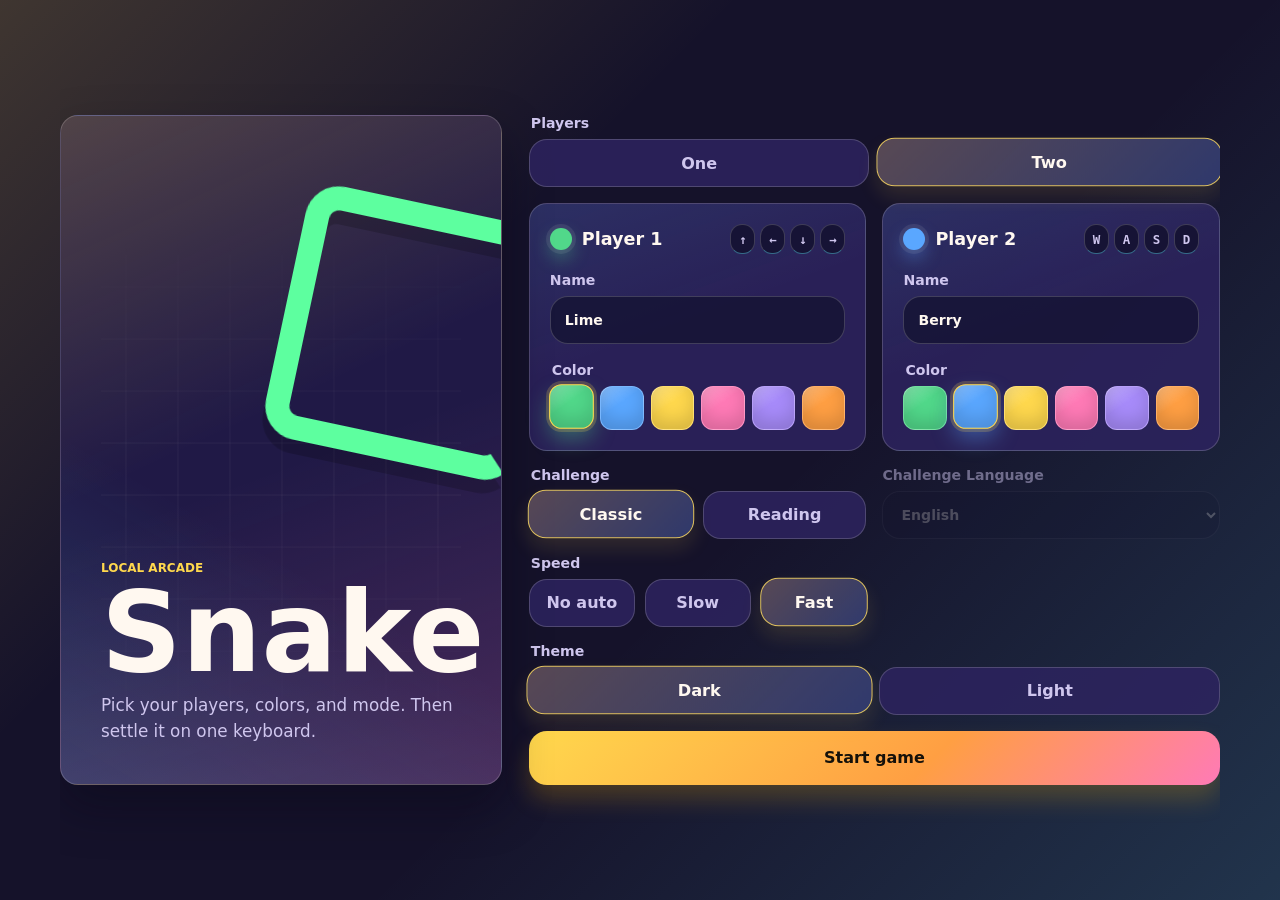
<file: index.html>
<!doctype html>
<html lang="en">
  <head>
    <meta charset="utf-8">
    <meta name="viewport" content="width=device-width, initial-scale=1">
    <title>Local Snake</title>
    <!-- Bump this version on deploy so GitHub Pages clients refresh cached assets. -->
    <link rel="stylesheet" href="styles/common.css?v=20260630-1">
    <link rel="stylesheet" href="styles/setup.css?v=20260630-1">
    <link rel="stylesheet" href="styles/game.css?v=20260630-1">
  </head>
  <body>
    <div id="bootLoader" class="boot-loader" role="status" aria-live="polite" hidden>
      <div class="boot-loader__panel">
        <p class="eyebrow">Loading</p>
        <div class="boot-loader__title">Snake</div>
        <div
          id="bootProgress"
          class="boot-progress"
          role="progressbar"
          aria-label="Loading progress"
          aria-valuemin="0"
          aria-valuemax="100"
          aria-valuenow="0"
        >
          <span id="bootProgressBar"></span>
        </div>
        <p id="bootProgressText" class="boot-loader__text">Preparing game</p>
      </div>
    </div>

    <main class="shell">
      <section id="setupScreen" class="setup-screen" aria-labelledby="setupTitle">
        <div class="setup-copy">
          <p class="eyebrow">Local arcade</p>
          <h1 id="setupTitle">Snake</h1>
          <p class="lede">Pick your players, colors, and mode. Then settle it on one keyboard.</p>
        </div>

        <form id="setupForm" class="setup-form">
          <fieldset class="mode-picker">
            <legend>Players</legend>
            <label>
              <input type="radio" name="mode" value="1">
              <span>One</span>
            </label>
            <label>
              <input type="radio" name="mode" value="2" checked>
              <span>Two</span>
            </label>
          </fieldset>

          <div class="player-grid">
            <section class="player-panel" aria-labelledby="playerOneTitle">
              <div class="player-heading">
                <span class="player-mark" data-player="0"></span>
                <h2 id="playerOneTitle">Player 1</h2>
                <div class="key-row" data-controls-player="0" aria-label="Player 1 controls"></div>
              </div>

              <label class="field">
                <span>Name</span>
                <input id="playerOneName" name="playerOneName" type="text" maxlength="16" autocomplete="off" value="Lime">
              </label>

              <fieldset class="field color-field" data-color-picker="0">
                <legend>Color</legend>
                <div class="color-options" data-color-options></div>
              </fieldset>

            </section>

            <section class="player-panel" id="playerTwoPanel" aria-labelledby="playerTwoTitle">
              <div class="player-heading">
                <span class="player-mark" data-player="1"></span>
                <h2 id="playerTwoTitle">Player 2</h2>
                <div class="key-row" data-controls-player="1" aria-label="Player 2 controls"></div>
              </div>

              <label class="field">
                <span>Name</span>
                <input id="playerTwoName" name="playerTwoName" type="text" maxlength="16" autocomplete="off" value="Berry">
              </label>

              <fieldset class="field color-field" data-color-picker="1">
                <legend>Color</legend>
                <div class="color-options" data-color-options></div>
              </fieldset>
            </section>
          </div>

          <div class="settings-grid">
            <fieldset class="setting-picker setting-picker--two">
              <legend>Challenge</legend>
              <label>
                <input type="radio" name="challenge" value="classic" checked>
                <span>Classic</span>
              </label>
              <label>
                <input type="radio" name="challenge" value="reading">
                <span>Reading</span>
              </label>
            </fieldset>

            <label class="field setting-field" id="dictionaryField">
              <span>Challenge Language</span>
              <select id="dictionarySelect" name="dictionaryId"></select>
            </label>

            <fieldset class="setting-picker setting-picker--three">
              <legend>Speed</legend>
              <label>
                <input type="radio" name="speed" value="manual">
                <span>No auto</span>
              </label>
              <label>
                <input type="radio" name="speed" value="slow">
                <span>Slow</span>
              </label>
              <label>
                <input type="radio" name="speed" value="fast" checked>
                <span>Fast</span>
              </label>
            </fieldset>

            <!--fieldset class="setting-picker setting-picker--four">
              <legend>Field size</legend>
              <label>
                <input type="radio" name="fieldSize" value="auto" checked>
                <span>Auto</span>
              </label>
              <label>
                <input type="radio" name="fieldSize" value="small">
                <span>Small</span>
              </label>
              <label>
                <input type="radio" name="fieldSize" value="medium">
                <span>Medium</span>
              </label>
              <label>
                <input type="radio" name="fieldSize" value="large">
                <span>Large</span>
              </label>
            </fieldset-->

            <fieldset class="setting-picker setting-picker--two setting-picker--wide">
              <legend>Theme</legend>
              <label>
                <input type="radio" name="theme" value="dark" checked>
                <span>Dark</span>
              </label>
              <label>
                <input type="radio" name="theme" value="light">
                <span>Light</span>
              </label>
            </fieldset>
          </div>

          <button class="primary-button" type="submit">Start game</button>
        </form>
      </section>

      <section id="gameScreen" class="game-screen is-hidden" aria-labelledby="gameTitle">
        <header class="game-header">
          <div id="readingPrompt" class="reading-prompt is-hidden" aria-live="polite">
            <strong id="targetWord">APPLE</strong>
          </div>
          <div class="scoreboard" id="scoreboard" aria-live="polite"></div>
          <div class="toolbar" aria-label="Game controls">
            <button id="pauseButton" class="icon-button" type="button" aria-label="Pause">
              <span aria-hidden="true">||</span>
            </button>
            <button id="restartButton" class="icon-button" type="button" aria-label="Restart">
              <span aria-hidden="true">&#8635;</span>
            </button>
            <button id="setupButton" class="icon-button" type="button" aria-label="Setup">
              <span aria-hidden="true">&#9881;</span>
            </button>
          </div>
        </header>

        <div class="arena-wrap">
          <canvas id="gameCanvas" width="960" height="672"></canvas>
          <div id="overlay" class="overlay is-hidden" role="status" aria-live="assertive">
            <p id="overlayKicker" class="eyebrow">Paused</p>
            <h2 id="overlayTitle">Game paused</h2>
            <p id="overlayText">Press resume when you are ready.</p>
            <button id="overlayButton" class="primary-button" type="button">Resume</button>
          </div>
        </div>

        <div id="mobileControls" class="mobile-controls is-hidden" aria-label="Mobile controls">
          <button class="mobile-control" type="button" data-dir="up" aria-label="Move up">
            <span aria-hidden="true">&#8593;</span>
          </button>
          <button class="mobile-control" type="button" data-dir="left" aria-label="Move left">
            <span aria-hidden="true">&#8592;</span>
          </button>
          <button class="mobile-control" type="button" data-dir="down" aria-label="Move down">
            <span aria-hidden="true">&#8595;</span>
          </button>
          <button class="mobile-control" type="button" data-dir="right" aria-label="Move right">
            <span aria-hidden="true">&#8594;</span>
          </button>
        </div>
      </section>
    </main>

    <script src="src/boot.js?v=20260630-1"></script>
  </body>
</html>
</file>
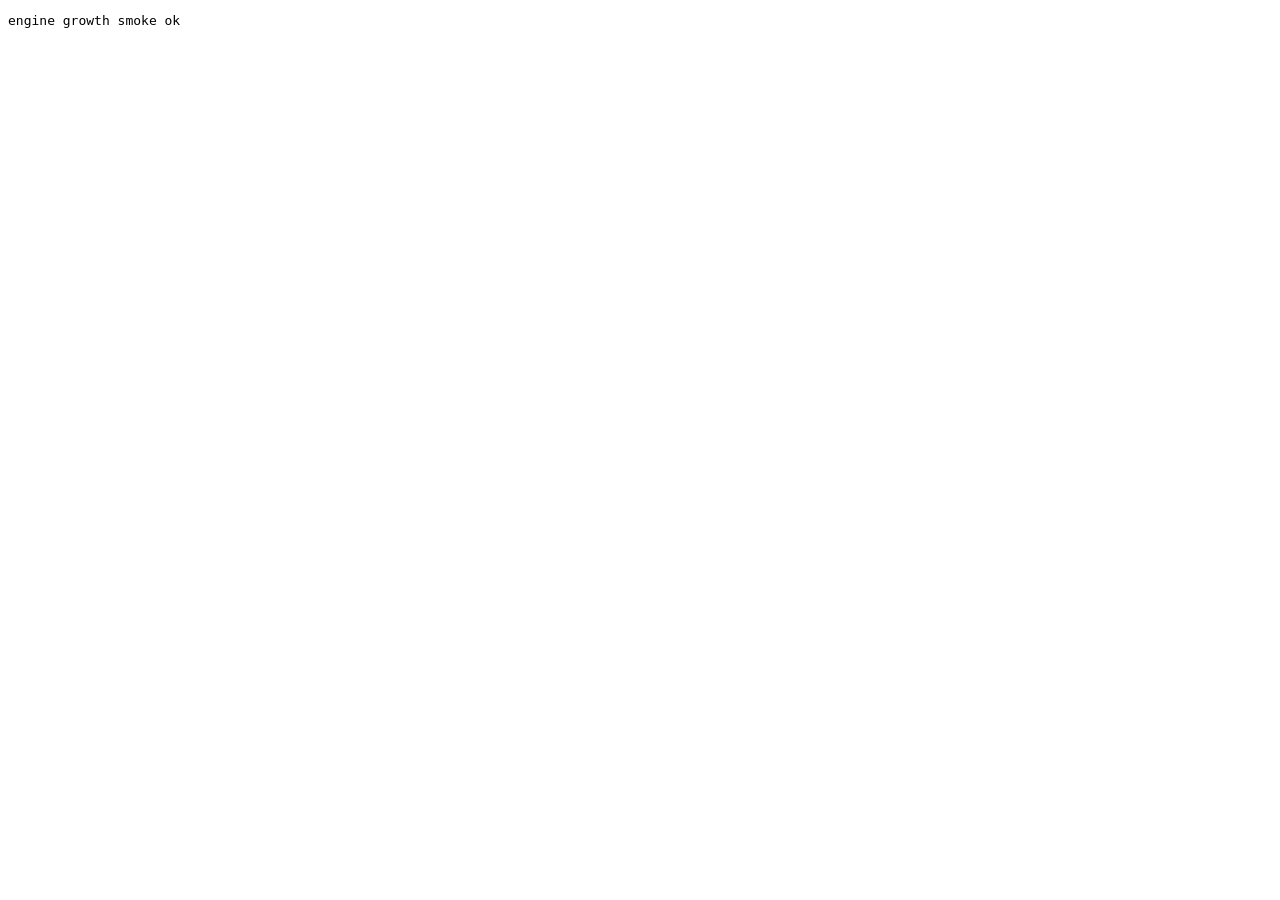
<file: tests/smoke/engine-growth-smoke.html>
<!doctype html>
<html lang="en">
  <head>
    <meta charset="utf-8">
    <title>Engine growth smoke</title>
  </head>
  <body>
    <pre id="result">running</pre>

    <script src="../../src/config.js"></script>
    <script src="../../src/core/engine.js"></script>
    <script>
      (function () {
        "use strict";

        const settings = {
          mode: 1,
          speed: "manual",
          fieldSize: "small",
          theme: "dark",
          dictionaryId: "english",
          challenge: "classic",
          players: [
            { name: "Tester", color: "#51d88a" },
          ],
        };
        const game = window.SnakeEngine.createGame(settings);
        const player = game.players[0];
        const startLength = player.body.length;
        const head = player.body[0];
        const dir = window.SnakeConfig.DIRS[player.dir];

        game.items = [{
          id: "growth-test-apple",
          itemType: "apple",
          icon: "assets/icons/apple.svg",
          word: "APPLE",
          effect: "grow",
          score: true,
          x: head.x + dir.x,
          y: head.y + dir.y,
        }];

        const events = window.SnakeEngine.updateGame(game, { playerIndex: 0 });
        assert(events.goodHit, "Expected grow item to report a good hit.");
        assert(player.body.length === startLength + 1, "Expected good hit to grow by exactly one cell.");

        game.items = [];
        window.SnakeEngine.updateGame(game, { playerIndex: 0 });
        assert(player.body.length === startLength + 1, "Expected no extra queued growth after the next move.");

        document.querySelector("#result").textContent = "engine growth smoke ok";

        function assert(condition, message) {
          if (!condition) {
            throw new Error(message);
          }
        }
      })();
    </script>
  </body>
</html>
</file>
<file: styles/common.css>
:root {
  color-scheme: dark;
  --bg: #15122a;
  --panel: #201946;
  --panel-strong: #2a2258;
  --text: #fff8f0;
  --muted: #cfc6ee;
  --line: rgba(255, 248, 240, 0.18);
  --shadow: 0 22px 48px rgba(7, 5, 22, 0.38);
  --accent: #ffd84d;
  --accent-2: #62e6ff;
  --accent-3: #ff7ab6;
  --success: #5dff9f;
  --danger: #ff6b7d;
  --surface: rgba(45, 36, 95, 0.86);
  --surface-strong: rgba(20, 18, 48, 0.74);
  --key-bg: rgba(20, 18, 48, 0.88);
  --key-border: rgba(255, 248, 240, 0.18);
  --key-border-strong: rgba(98, 230, 255, 0.42);
  --canvas-bg: #0d1020;
  --canvas-checker: rgba(98, 230, 255, 0.04);
  --canvas-border: rgba(98, 230, 255, 0.48);
  --overlay-bg: rgba(12, 10, 28, 0.78);
  --dead-snake: #8580a1;
  --eye: #161026;
  --dead-eye: #3c3851;
  --skull: #fff8f0;
  --skull-detail: #161026;
  --font-body: Inter, ui-sans-serif, system-ui, -apple-system, BlinkMacSystemFont, "Segoe UI", sans-serif;
  --font-mono: ui-monospace, SFMono-Regular, Menlo, Monaco, Consolas, monospace;
  --page-max-width: 1160px;
  --page-gutter: 32px;
  --page-padding-block: clamp(12px, 4vh, 32px);
  --radius: 18px;
  --radius-small: 12px;
  --spring: 180ms cubic-bezier(0.2, 1.55, 0.35, 1);
  --control-height: clamp(40px, 6.5vh, 48px);
  --primary-button-height: clamp(44px, 7vh, 54px);
  --icon-button-size: 46px;
  --title-size: clamp(3rem, 9vw, 7rem);
  --game-title-size: clamp(2.2rem, 7vw, 4.8rem);
  --target-word-size: clamp(1.6rem, 5vw, 2.8rem);
  --visible-viewport-height: 100vh;
  --phone-top-inset: 0px;
}

:root[data-theme="light"] {
  color-scheme: light;
  --bg: #fff3c7;
  --panel: #fff9df;
  --panel-strong: #ffe9a6;
  --text: #241b34;
  --muted: #685a7c;
  --line: rgba(36, 27, 52, 0.15);
  --shadow: 0 20px 44px rgba(123, 73, 15, 0.18);
  --accent: #f6b800;
  --accent-2: #11b8da;
  --accent-3: #f45b9a;
  --success: #21c76b;
  --danger: #e74f63;
  --surface: rgba(255, 255, 255, 0.78);
  --surface-strong: rgba(255, 248, 221, 0.86);
  --key-bg: rgba(255, 255, 255, 0.9);
  --key-border: rgba(36, 27, 52, 0.16);
  --key-border-strong: rgba(17, 184, 218, 0.4);
  --canvas-bg: #fff9df;
  --canvas-checker: rgba(244, 91, 154, 0.06);
  --canvas-border: rgba(244, 91, 154, 0.42);
  --overlay-bg: rgba(255, 247, 215, 0.82);
  --dead-snake: #a39ab0;
  --eye: #241b34;
  --dead-eye: #71687d;
  --skull: #241b34;
  --skull-detail: #fff9df;
}

* {
  box-sizing: border-box;
}

html,
body {
  height: 100%;
  min-height: 100%;
  overflow: hidden;
}

body {
  margin: 0;
  color: var(--text);
  font-family: var(--font-body);
  background:
    linear-gradient(135deg, rgba(255, 216, 77, 0.18), transparent 34%),
    linear-gradient(315deg, rgba(98, 230, 255, 0.16), transparent 42%),
    var(--bg);
  -webkit-user-select: none;
  user-select: none;
}

input[type="text"],
textarea {
  -webkit-user-select: text;
  user-select: text;
}

button,
input,
select {
  font: inherit;
}

button {
  cursor: pointer;
}

button,
.mode-picker span,
.setting-picker span,
.player-panel,
.score-card,
.reading-prompt,
.arena-wrap,
.field input,
.field select,
kbd {
  transition:
    transform var(--spring),
    border-color 160ms ease,
    background 160ms ease,
    box-shadow 160ms ease,
    color 160ms ease;
}

.shell {
  width: min(var(--page-max-width), calc(100% - var(--page-gutter)));
  height: var(--visible-viewport-height, 100dvh);
  min-height: 0;
  margin: 0 auto;
  padding: var(--page-padding-block) 0;
  display: grid;
  place-items: center;
  overflow: hidden;
}

.setup-screen,
.game-screen {
  width: 100%;
}

.eyebrow {
  margin: 0 0 8px;
  color: var(--accent);
  font-size: 0.75rem;
  font-weight: 800;
  letter-spacing: 0;
  text-transform: uppercase;
}

h1,
h2,
p {
  margin-top: 0;
}

h1 {
  margin-bottom: 12px;
  font-size: var(--title-size);
  line-height: 0.88;
  letter-spacing: 0;
}

h2 {
  margin-bottom: 0;
  font-size: 1.1rem;
  letter-spacing: 0;
}

.player-mark {
  width: 22px;
  height: 22px;
  flex: 0 0 auto;
  border-radius: var(--radius-small);
  background: var(--snake-color, #51d88a);
  box-shadow:
    0 0 0 4px rgba(255, 248, 240, 0.08),
    0 8px 18px color-mix(in srgb, var(--snake-color, #51d88a) 42%, transparent);
}

.primary-button {
  min-height: var(--primary-button-height);
  border: 0;
  border-radius: var(--radius);
  padding: 0 22px;
  color: #15110a;
  background: linear-gradient(135deg, var(--accent), #ff9f43 58%, var(--accent-3));
  font-weight: 900;
  box-shadow: 0 14px 24px rgba(255, 184, 0, 0.22);
  transition:
    transform var(--spring),
    box-shadow 160ms ease,
    filter 160ms ease;
}

.primary-button:hover {
  transform: translateY(-2px) scale(1.015);
  filter: saturate(1.08);
  box-shadow: 0 18px 30px rgba(255, 184, 0, 0.28);
}

.primary-button:active {
  transform: translateY(1px) scale(0.985);
  box-shadow: 0 9px 18px rgba(255, 184, 0, 0.22);
}

.mode-picker input:focus-visible + span,
.setting-picker input:focus-visible + span,
.primary-button:focus-visible,
.icon-button:focus-visible,
.mobile-control:focus-visible,
.field input:focus-visible,
.field select:focus-visible,
.color-option input:focus-visible + .color-swatch {
  outline: 3px solid rgba(255, 207, 92, 0.56);
  outline-offset: 3px;
}

.is-hidden {
  display: none !important;
}

.boot-loader {
  position: fixed;
  inset: 0;
  z-index: 1000;
  display: grid;
  place-items: center;
  padding: 24px;
  color: var(--text);
  background:
    linear-gradient(120deg, rgba(255, 216, 77, 0.2), transparent 36%),
    linear-gradient(315deg, rgba(98, 230, 255, 0.18), transparent 42%),
    var(--bg);
  transition: opacity 180ms ease, visibility 180ms ease;
}

.boot-loader.is-complete {
  visibility: hidden;
  opacity: 0;
  pointer-events: none;
}

.boot-loader__panel {
  width: min(360px, 100%);
}

.boot-loader__title {
  margin-bottom: 22px;
  font-size: clamp(3rem, 12vw, 5.2rem);
  font-weight: 950;
  line-height: 0.86;
  letter-spacing: 0;
}

.boot-progress {
  height: 12px;
  border: 1px solid var(--line);
  border-radius: var(--radius);
  padding: 2px;
  background: var(--surface-strong);
  overflow: hidden;
}

.boot-progress span {
  display: block;
  width: 0;
  height: 100%;
  border-radius: calc(var(--radius) - 3px);
  background: linear-gradient(90deg, var(--accent), var(--accent-2), var(--accent-3));
  transition: width 140ms ease;
}

.boot-loader__text {
  margin: 12px 0 0;
  color: var(--muted);
  font-size: 0.9rem;
  font-weight: 800;
}

@media (max-width: 840px) {
  .shell {
    width: min(100% - 20px, 720px);
    padding: 16px 0;
  }
}

@media (max-width: 520px) {
  .shell {
    width: 100%;
    padding: 0;
  }

  :root.is-phone-mode {
    --page-gutter: 0;
    --page-padding-block: 0;
    --target-word-size: clamp(1.35rem, 8vw, 2.2rem);
  }

  :root.is-phone-mode .shell {
    height: var(--visible-viewport-height, 100svh);
  }

  .primary-button {
    border-radius: var(--radius);
  }
}

@media (prefers-reduced-motion: reduce) {
  *,
  *::before,
  *::after {
    transition-duration: 0.01ms !important;
    animation-duration: 0.01ms !important;
    animation-iteration-count: 1 !important;
  }
}
</file>
<file: styles/setup.css>
.setup-screen {
  max-height: 100%;
  display: grid;
  grid-template-columns: minmax(260px, 0.78fr) minmax(320px, 1.22fr);
  gap: clamp(12px, 3vh, 32px);
  align-items: stretch;
}

.setup-copy {
  min-height: 560px;
  padding: 40px;
  border: 1px solid var(--line);
  background:
    linear-gradient(155deg, rgba(255, 216, 77, 0.22), transparent 45%),
    linear-gradient(340deg, rgba(255, 122, 182, 0.18), transparent 48%),
    linear-gradient(30deg, rgba(98, 230, 255, 0.16), transparent 38%),
    var(--panel);
  border-radius: var(--radius);
  box-shadow: var(--shadow);
  display: flex;
  flex-direction: column;
  justify-content: flex-end;
  overflow: hidden;
  position: relative;
}

.setup-copy::before {
  content: "";
  position: absolute;
  inset: 40px;
  border-radius: var(--radius);
  background:
    linear-gradient(90deg, transparent 46%, rgba(255, 248, 240, 0.12) 48%, transparent 50%),
    linear-gradient(0deg, transparent 46%, rgba(255, 248, 240, 0.12) 48%, transparent 50%);
  background-size: 52px 52px;
  mask-image: linear-gradient(180deg, transparent 8%, black 55%, transparent);
  opacity: 0.45;
}

.setup-copy::after {
  content: "";
  width: 210px;
  height: 210px;
  border: 24px solid var(--success);
  border-right-color: transparent;
  border-radius: 34px;
  position: absolute;
  right: -40px;
  top: 88px;
  transform: rotate(12deg);
  filter: drop-shadow(0 14px 0 rgba(0, 0, 0, 0.18));
}

.setup-copy > * {
  position: relative;
  z-index: 1;
}

.lede {
  max-width: 390px;
  margin-bottom: 0;
  color: var(--muted);
  font-size: 1.05rem;
  line-height: 1.5;
}

.setup-form {
  display: grid;
  gap: clamp(8px, 2vh, 16px);
}

fieldset {
  margin: 0;
  padding: 0;
  border: 0;
}

.mode-picker,
.setting-picker {
  display: grid;
  gap: clamp(6px, 1.25vh, 10px);
}

.mode-picker {
  grid-template-columns: repeat(2, minmax(0, 1fr));
}

.setting-picker--two {
  grid-template-columns: repeat(2, minmax(0, 1fr));
}

.setting-picker--three {
  grid-template-columns: repeat(3, minmax(0, 1fr));
}

.setting-picker--four {
  grid-template-columns: repeat(4, minmax(0, 1fr));
}

.mode-picker legend,
.setting-picker legend {
  grid-column: 1 / -1;
  margin-bottom: clamp(2px, 1vh, 8px);
  color: var(--muted);
  font-size: 0.88rem;
  font-weight: 700;
}

.mode-picker label,
.setting-picker label {
  position: relative;
}

.mode-picker input,
.setting-picker input {
  position: absolute;
  opacity: 0;
}

.mode-picker span,
.setting-picker span {
  min-height: clamp(38px, 6vh, 48px);
  border: 1px solid var(--line);
  border-radius: var(--radius);
  background: var(--surface);
  display: grid;
  place-items: center;
  color: var(--muted);
  font-weight: 800;
}

.mode-picker input:checked + span,
.setting-picker input:checked + span {
  border-color: color-mix(in srgb, var(--accent) 74%, white 8%);
  background:
    linear-gradient(135deg, rgba(255, 216, 77, 0.22), rgba(98, 230, 255, 0.12)),
    var(--surface);
  color: var(--text);
  transform: translateY(-1px) scale(1.015);
  box-shadow: 0 10px 20px rgba(255, 216, 77, 0.12);
}

.mode-picker label:hover span,
.setting-picker label:hover span {
  border-color: color-mix(in srgb, var(--accent-2) 58%, var(--line));
  color: var(--text);
  transform: translateY(-2px) scale(1.015);
}

.settings-grid {
  display: grid;
  grid-template-columns: repeat(2, minmax(0, 1fr));
  gap: clamp(8px, 2vh, 16px);
}

.setting-picker--wide {
  grid-column: 1 / -1;
}

.setting-field {
  min-width: 0;
}

.player-grid {
  display: grid;
  grid-template-columns: repeat(2, minmax(0, 1fr));
  gap: clamp(8px, 2vh, 16px);
}

.player-panel {
  min-width: 0;
  padding: clamp(12px, 2.5vh, 20px);
  border: 1px solid var(--line);
  border-radius: var(--radius);
  background:
    linear-gradient(160deg, rgba(98, 230, 255, 0.08), transparent 48%),
    var(--surface);
  display: grid;
  gap: clamp(8px, 2.25vh, 18px);
}

.player-panel:hover {
  transform: translateY(-2px);
  border-color: color-mix(in srgb, var(--accent-2) 44%, var(--line));
  box-shadow: 0 12px 26px rgba(0, 0, 0, 0.12);
}

.player-panel.is-disabled {
  opacity: 0.45;
}

:root.is-phone-mode .mode-picker,
:root.is-phone-mode .player-panel.is-phone-hidden {
  display: none;
}

.player-heading {
  display: flex;
  gap: 10px;
  align-items: center;
  min-width: 0;
}

.player-heading h2 {
  min-width: 0;
  flex: 1 1 auto;
  overflow: hidden;
  text-overflow: ellipsis;
  white-space: nowrap;
}

.field {
  display: grid;
  gap: clamp(5px, 1vh, 8px);
  color: var(--muted);
  font-size: 0.88rem;
  font-weight: 700;
}

.field input,
.field select {
  width: 100%;
  min-width: 0;
  height: var(--control-height);
  border: 1px solid var(--line);
  border-radius: var(--radius);
  color: var(--text);
  background: var(--surface-strong);
}

.field input:hover,
.field select:hover {
  border-color: color-mix(in srgb, var(--accent-2) 52%, var(--line));
  transform: translateY(-1px);
}

.field input[type="text"],
.field select {
  padding: 0 14px;
}

.color-field {
  border: 0;
  padding: 0;
}

.color-field legend {
  margin-bottom: clamp(5px, 1vh, 8px);
}

.color-options {
  display: grid;
  grid-template-columns: repeat(6, minmax(0, 1fr));
  gap: 7px;
}

.color-option {
  min-width: 0;
  position: relative;
}

.color-option input {
  position: absolute;
  opacity: 0;
}

.color-swatch {
  width: 100%;
  aspect-ratio: 1;
  border: 1px solid var(--line);
  border-radius: var(--radius-small);
  background:
    linear-gradient(145deg, rgba(255, 255, 255, 0.28), transparent 42%),
    var(--swatch-color);
  display: block;
  box-shadow: inset 0 -8px 18px rgba(0, 0, 0, 0.16);
  transition:
    transform var(--spring),
    border-color 160ms ease,
    box-shadow 160ms ease;
}

.color-option:hover input:not(:disabled) + .color-swatch {
  transform: translateY(-2px) scale(1.04);
  border-color: rgba(255, 255, 255, 0.72);
}

.color-option input:checked + .color-swatch {
  border-color: var(--accent);
  box-shadow:
    inset 0 -8px 18px rgba(0, 0, 0, 0.16),
    0 0 0 3px rgba(255, 216, 77, 0.2),
    0 10px 20px color-mix(in srgb, var(--swatch-color) 38%, transparent);
  transform: translateY(-1px) scale(1.04);
}

.color-option input:disabled + .color-swatch {
  cursor: not-allowed;
  filter: grayscale(0.7);
  opacity: 0.45;
  transform: none;
}

.field select:disabled,
.field.is-disabled {
  opacity: 0.48;
}

.key-row {
  display: grid;
  grid-template-columns: repeat(4, var(--keycap-width, 25px));
  flex: 0 0 auto;
  gap: 5px;
  margin-left: auto;
}

kbd {
  width: var(--keycap-width, 25px);
  height: 30px;
  border: 1px solid var(--key-border);
  border-bottom-color: var(--key-border-strong);
  border-radius: var(--radius-small);
  background: var(--key-bg);
  color: var(--muted);
  display: grid;
  place-items: center;
  font-family: ui-monospace, SFMono-Regular, Menlo, Monaco, Consolas, monospace;
  font-size: 0.78rem;
  font-weight: 800;
}

@media (max-width: 840px) {
  .setup-screen {
    height: 100%;
    grid-template-columns: 1fr;
    grid-template-rows: auto auto;
    align-content: center;
  }

  .setup-copy {
    height: clamp(96px, 14vh, 140px);
    min-height: 0;
    padding: 18px 26px;
    justify-content: center;
  }

  .setup-copy .lede {
    display: none;
  }

  .setup-copy h1 {
    margin-bottom: 0;
    font-size: clamp(2.75rem, 10vw, 4rem);
  }

  .setup-copy::after {
    width: 150px;
    height: 150px;
    border-width: 18px;
    right: -44px;
    top: 40px;
  }

  .player-grid {
    grid-template-columns: repeat(2, minmax(0, 1fr));
  }

  .settings-grid {
    grid-template-columns: repeat(2, minmax(0, 1fr));
  }

  .setting-picker--wide {
    grid-column: auto;
  }
}

@media (max-width: 520px) {
  .setup-copy,
  .player-panel,
  .mode-picker span,
  .setting-picker span,
  .field input,
  .field select {
    border-radius: var(--radius);
  }

  .setup-form {
    gap: 10px;
    padding: 0 10px 10px;
  }

  .setup-copy {
    height: clamp(96px, 14vh, 140px);
    min-height: 0;
    padding: 18px;
    border-left: 1px solid var(--line);
    border-right: 1px solid var(--line);
  }

  .player-grid {
    grid-template-columns: 1fr;
  }

  .setup-copy::after {
    width: 128px;
    height: 128px;
    border-width: 16px;
    top: -18px;
    right: -86px;
  }
}

@media (max-width: 840px) and (max-height: 650px) {
  .setup-screen {
    gap: 8px;
  }

  .setup-copy {
    height: 48px;
    padding: 8px 18px;
  }

  .setup-copy .eyebrow {
    display: none;
  }

  .setup-copy h1 {
    font-size: 2rem;
  }
}

@media (max-width: 840px) and (max-height: 540px) {
  .setup-copy {
    display: none;
  }
}
</file>
<file: styles/game.css>
.game-screen {
  display: grid;
  gap: 16px;
}

.game-header {
  display: flex;
  justify-content: space-between;
  align-items: center;
  gap: 20px;
}

.game-header h1 {
  margin: 0;
  font-size: var(--game-title-size);
}

.toolbar {
  display: flex;
  gap: 8px;
}

.icon-button {
  width: var(--icon-button-size);
  height: var(--icon-button-size);
  border: 1px solid var(--line);
  border-radius: var(--radius);
  color: var(--text);
  background:
    linear-gradient(150deg, rgba(255, 216, 77, 0.14), rgba(98, 230, 255, 0.08)),
    var(--surface);
  display: grid;
  place-items: center;
  font-size: 1.18rem;
  font-weight: 900;
}

.icon-button:hover {
  transform: translateY(-2px) scale(1.04);
  border-color: color-mix(in srgb, var(--accent-2) 54%, var(--line));
  box-shadow: 0 10px 22px rgba(0, 0, 0, 0.14);
}

.icon-button:active {
  transform: translateY(1px) scale(0.96);
}

.scoreboard {
  display: grid;
  grid-template-columns: repeat(2, minmax(0, 1fr));
  gap: 12px;
}

.score-card {
  min-width: 0;
  border: 1px solid var(--line);
  border-radius: var(--radius);
  background:
    linear-gradient(130deg, rgba(255, 122, 182, 0.09), rgba(98, 230, 255, 0.06)),
    var(--surface);
  padding: 14px 16px;
  display: flex;
  justify-content: space-between;
  align-items: center;
  gap: 14px;
}

.score-card:hover {
  transform: translateY(-2px);
  border-color: color-mix(in srgb, var(--accent-3) 42%, var(--line));
}

.score-name {
  min-width: 0;
  display: flex;
  align-items: center;
  gap: 10px;
  color: var(--muted);
  font-weight: 800;
}

.score-name span:last-child {
  overflow: hidden;
  text-overflow: ellipsis;
  white-space: nowrap;
}

.score-value {
  color: var(--accent);
  font-size: 1.35rem;
  font-weight: 950;
  text-shadow: 0 2px 12px rgba(255, 216, 77, 0.18);
}

.reading-prompt {
  width: min(50%, var(--arena-preferred-width, 150px));
  justify-self: center;
  border: 1px solid var(--line);
  border-radius: var(--radius);
  background:
    linear-gradient(135deg, rgba(255, 216, 77, 0.14), rgba(255, 122, 182, 0.1)),
    var(--surface);
  padding: 12px 16px;
  display: flex;
  justify-content: center;
  align-items: baseline;
  gap: 12px;
}

.reading-prompt span {
  color: var(--muted);
  font-size: 0.82rem;
  font-weight: 800;
  text-transform: uppercase;
}

.reading-prompt strong {
  color: var(--accent);
  font-size: var(--target-word-size);
  line-height: 1;
  letter-spacing: 0;
}

.arena-wrap {
  width: 100%;
  justify-self: center;
  aspect-ratio: 10 / 7;
  border: 1px solid color-mix(in srgb, var(--accent-2) 36%, var(--line));
  border-radius: var(--radius);
  background: var(--canvas-bg);
  box-shadow:
    var(--shadow),
    0 0 0 4px rgba(98, 230, 255, 0.04);
  overflow: hidden;
  position: relative;
}

canvas {
  width: 100%;
  height: 100%;
  border-radius: inherit;
  display: block;
}

.mobile-controls {
  display: none;
  justify-self: center;
  grid-template-areas:
    ". up ."
    "left down right";
  grid-template-columns: repeat(3, 64px);
  gap: 10px;
  padding: 2px 0 4px;
  touch-action: manipulation;
}

.mobile-control {
  width: 64px;
  height: 58px;
  border: 1px solid var(--line);
  border-radius: var(--radius);
  color: var(--text);
  background:
    linear-gradient(145deg, rgba(98, 230, 255, 0.16), rgba(255, 216, 77, 0.08)),
    var(--surface);
  display: grid;
  place-items: center;
  font-size: 1.55rem;
  font-weight: 950;
}

.mobile-control[data-dir="up"] {
  grid-area: up;
}

.mobile-control[data-dir="left"] {
  grid-area: left;
}

.mobile-control[data-dir="down"] {
  grid-area: down;
}

.mobile-control[data-dir="right"] {
  grid-area: right;
}

.mobile-control:active {
  transform: translateY(2px) scale(0.96);
  background:
    linear-gradient(145deg, rgba(255, 216, 77, 0.22), rgba(255, 122, 182, 0.14)),
    var(--surface);
}

.mobile-control:hover {
  transform: translateY(-2px) scale(1.03);
  border-color: color-mix(in srgb, var(--accent-2) 56%, var(--line));
}

:root.is-phone-mode .arena-wrap {
  touch-action: none;
}

:root.is-phone-mode .mobile-controls:not(.is-hidden) {
  display: grid;
}

.overlay {
  position: absolute;
  inset: 0;
  padding: 24px;
  background:
    linear-gradient(135deg, rgba(255, 216, 77, 0.1), rgba(98, 230, 255, 0.08)),
    var(--overlay-bg);
  backdrop-filter: blur(8px);
  display: grid;
  place-content: center;
  justify-items: center;
  text-align: center;
}

.overlay h2 {
  max-width: 560px;
  margin: 0 0 10px;
  font-size: clamp(2rem, 5vw, 4rem);
  line-height: 0.96;
}

.overlay p:not(.eyebrow) {
  max-width: 430px;
  margin-bottom: 20px;
  color: var(--muted);
}

@media (max-width: 840px) {
  .scoreboard {
    grid-template-columns: 1fr;
  }

  .game-header {
    align-items: flex-end;
  }
}

@media (max-width: 520px) {
  .game-screen {
    gap: 10px;
    padding: 0 10px 10px;
  }

  :root.is-phone-mode .game-screen {
    min-height: var(--visible-viewport-height, 100svh);
    align-content: start;
    padding-top: calc(env(safe-area-inset-top, 0px) + var(--phone-top-inset, 0px));
  }

  .icon-button,
  .score-card,
  .reading-prompt,
  .arena-wrap,
  .mobile-control {
    border-radius: var(--radius);
  }

  .game-header {
    display: grid;
    grid-template-columns: minmax(0, 1fr) auto;
    align-items: center;
    gap: 8px;
    padding: 10px 10px 0;
  }

  .reading-prompt {
    grid-column: 1 / -1;
    width: 100%;
    order: -1;
    padding: 9px 12px;
  }

  .scoreboard {
    min-width: 0;
  }

  .score-card {
    min-height: 44px;
    padding: 9px 11px;
  }

  .score-value {
    font-size: 1.08rem;
  }

  .toolbar {
    gap: 6px;
  }

  .icon-button {
    width: 42px;
    height: 42px;
  }

}
</file>
